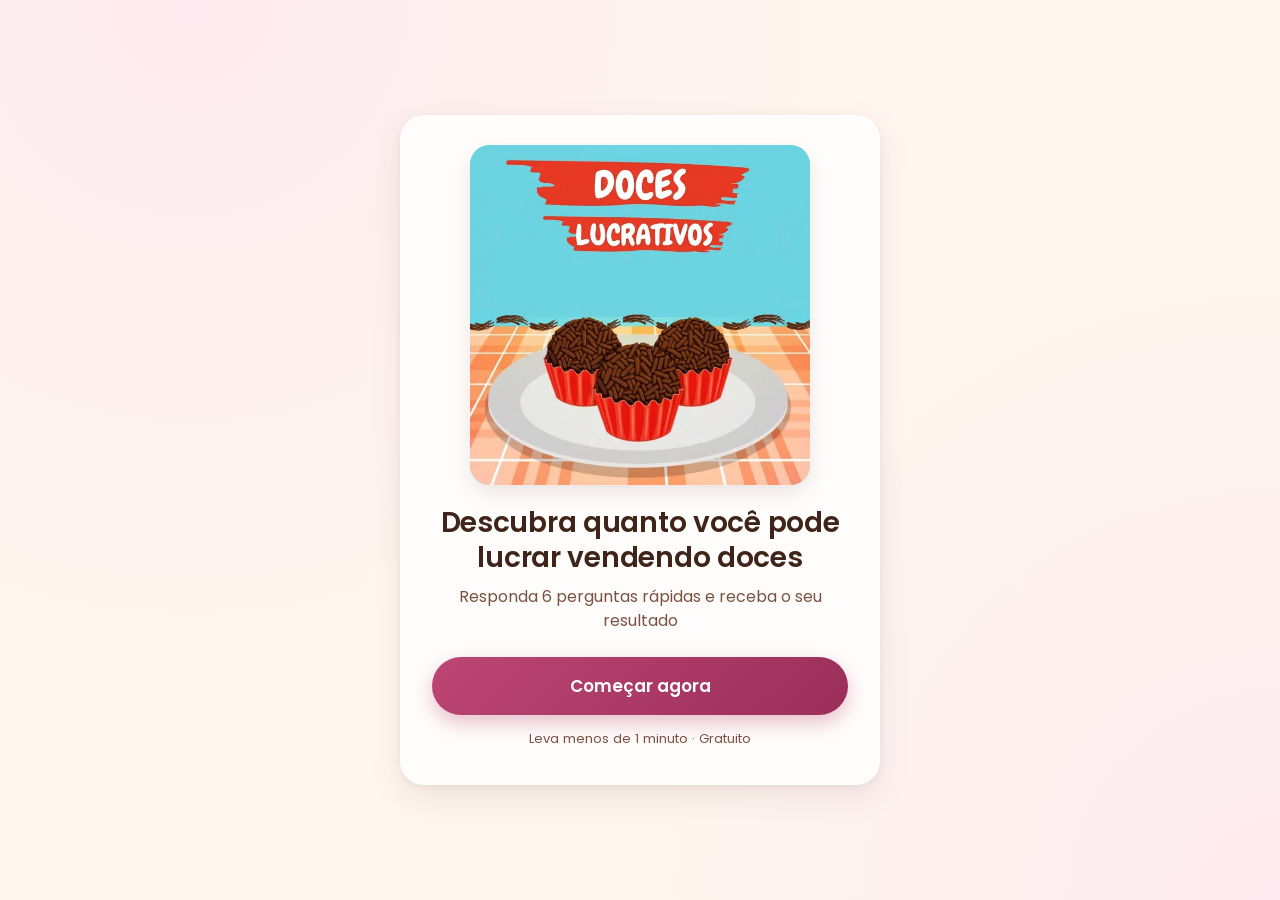
<file: index.html>
<!DOCTYPE html>
<html lang="pt-BR">
<head>
<meta charset="UTF-8">
<meta name="viewport" content="width=device-width, initial-scale=1, viewport-fit=cover">
<title>Descubra quanto você pode lucrar vendendo doces</title>
<meta name="description" content="Responda 6 perguntas rápidas e descubra o seu potencial de lucro vendendo doces.">
<meta name="theme-color" content="#fff6ef">
<meta name="format-detection" content="telephone=no">
<link rel="icon" type="image/png" sizes="32x32" href="./images/favicon-32.png">
<link rel="apple-touch-icon" href="./images/apple-touch-icon.png">

<!-- Open Graph (aparência do link quando compartilhado) -->
<!-- og:image precisa ser um endereço completo (https://...). Na Etapa 3 troca para o domínio próprio. -->
<meta property="og:type" content="website">
<meta property="og:locale" content="pt_BR">
<meta property="og:title" content="Descubra quanto você pode lucrar vendendo doces">
<meta property="og:description" content="Responda 6 perguntas rápidas e receba o seu resultado.">
<meta property="og:image" content="https://matheus-ferreira-gomes.github.io/quiz-doces-lucrativos/images/hero-doces.png">
<meta property="og:image:type" content="image/png">
<meta property="og:image:width" content="640">
<meta property="og:image:height" content="640">
<meta property="og:image:alt" content="Brigadeiros Doces Lucrativos">
<meta name="twitter:card" content="summary">

<!-- Imagem da tela inicial começa a baixar junto com o HTML -->
<link rel="preload" as="image" href="./images/hero-doces.webp" type="image/webp" fetchpriority="high">

<!-- ===== COLE AQUI A META TAG DE VERIFICAÇÃO DE DOMÍNIO DA META (opcional) ===== -->
<!-- ===== FIM DA VERIFICAÇÃO ===== -->

<!-- Fonte carregada sem travar a abertura da página -->
<link rel="preconnect" href="https://fonts.googleapis.com">
<link rel="preconnect" href="https://fonts.gstatic.com" crossorigin>
<link rel="stylesheet" href="https://fonts.googleapis.com/css2?family=Poppins:wght@400;600&display=swap" media="print" onload="this.media='all'">
<noscript><link rel="stylesheet" href="https://fonts.googleapis.com/css2?family=Poppins:wght@400;600&display=swap"></noscript>

<link rel="stylesheet" href="./style.css">
<script src="./config.js" defer></script>
<script src="./app.js" defer></script>
</head>
<body>

<div class="topbar" id="topbar" aria-hidden="true">
  <div class="topbar-fill" id="progressFill"></div>
</div>

<main class="app">

  <!-- Tela 0 — Abertura -->
  <section class="screen active" id="screen-intro">
    <div class="card">
      <picture>
        <source srcset="./images/hero-doces.webp" type="image/webp">
        <img src="./images/hero-doces.png" alt="Doces Lucrativos: prato com brigadeiros" class="hero-img" width="640" height="640" fetchpriority="high" decoding="async">
      </picture>
      <h1 tabindex="-1">Descubra quanto você pode lucrar vendendo doces</h1>
      <p class="subtitle">Responda 6 perguntas rápidas e receba o seu resultado</p>
      <p class="resume-note" id="resumeNote" hidden></p>
      <button type="button" class="btn-primary" id="btnStart">Começar agora</button>
      <button type="button" class="btn-link" id="btnRestart" hidden>Recomeçar do zero</button>
      <p class="microcopy">Leva menos de 1 minuto · Gratuito</p>
    </div>
  </section>

  <!-- Pergunta (conteúdo preenchido pelo app.js) -->
  <section class="screen" id="screen-question">
    <div class="card">
      <div class="card-header">
        <button type="button" class="btn-back" id="btnBack" aria-label="Voltar">
          <svg width="18" height="18" viewBox="0 0 24 24" aria-hidden="true"><path d="M15 5l-7 7 7 7" fill="none" stroke="currentColor" stroke-width="2.5" stroke-linecap="round" stroke-linejoin="round"/></svg>
          Voltar
        </button>
        <span class="step-label" id="stepLabel"></span>
      </div>
      <h2 id="questionTitle" tabindex="-1"></h2>
      <div class="options" id="options" role="group" aria-labelledby="questionTitle"></div>
    </div>
  </section>

  <!-- Transição entre perguntas -->
  <section class="screen" id="screen-transition">
    <div class="card">
      <div class="icon-circle" aria-hidden="true">
        <svg width="30" height="30" viewBox="0 0 24 24"><path d="M12 20.5s-7.5-4.6-7.5-10.3A4.2 4.2 0 0 1 12 7.6a4.2 4.2 0 0 1 7.5 2.6c0 5.7-7.5 10.3-7.5 10.3z" fill="currentColor"/></svg>
      </div>
      <p class="transition-text" id="transitionText" tabindex="-1"></p>
      <button type="button" class="btn-primary btn-continue" id="btnContinue">
        Continuar
        <span class="countdown" aria-hidden="true"></span>
      </button>
    </div>
  </section>

  <!-- Carregando -->
  <section class="screen" id="screen-loading">
    <div class="card card-center" role="status">
      <div class="loader" aria-hidden="true"><span></span><span></span><span></span></div>
      <p class="loading-text" tabindex="-1">Analisando as suas respostas...</p>
      <div class="loading-bar" aria-hidden="true"><div></div></div>
    </div>
  </section>

  <!-- Resultado final -->
  <section class="screen" id="screen-result">
    <div class="card">
      <div class="icon-circle" aria-hidden="true">
        <svg width="30" height="30" viewBox="0 0 24 24"><path d="M5 12.5l4.5 4.5L19 7.5" fill="none" stroke="currentColor" stroke-width="2.8" stroke-linecap="round" stroke-linejoin="round"/></svg>
      </div>
      <h2 tabindex="-1">O seu resultado está pronto!</h2>
      <p class="result-text" id="resultText">Com base nas suas respostas, você tem tudo para transformar os seus doces em uma renda de verdade. Falta só o passo a passo certo: as receitas, a planilha que calcula o seu lucro e o método para vender no boca a boca e no digital.</p>
      <dl class="profile" id="profile" hidden></dl>
      <button type="button" class="btn-primary btn-final" id="btnFinal">Continuar</button>
      <p class="debug-warning" id="redirectWarning" hidden>
        Modo debug: o link da campanha ainda não foi configurado em <b>config.js</b> (campo redirectUrl).
      </p>
      <button type="button" class="btn-link" id="btnRedo">Refazer o quiz</button>
    </div>
  </section>

</main>

<!-- Painel de debug (só aparece com ?debug=1 na URL) -->
<aside class="debug-panel" id="debugPanel" aria-label="Painel de debug" hidden></aside>

</body>
</html>
</file>
<file: style.css>
/* ============================================================
   Quiz Doces Lucrativos — estilos
   Paleta: rosa suave, creme e marrom chocolate
   ============================================================ */

/* Fonte de reserva com medidas parecidas com a Poppins: evita o texto "pular" quando a fonte carrega */
@font-face {
  font-family: "Poppins Fallback";
  src: local("Arial");
  ascent-override: 93.62%;
  descent-override: 31.21%;
  line-gap-override: 8.92%;
  size-adjust: 112.16%;
}

:root {
  --bg: #fff6ef;
  --bg-2: #fdeaf0;
  --card: #fffdfb;
  --rosa-100: #fdeef3;
  --rosa-200: #f5cbd9;
  --rosa-400: #e48aa9;
  --rosa-600: #b23d69;
  --rosa-700: #9a2f59;
  --choco-900: #3f2419;
  --choco-700: #5c3a2e;
  --choco-500: #7a5242;
  --texto: #4f3529;
  --sombra: 0 12px 32px rgba(92, 58, 46, 0.10), 0 2px 6px rgba(92, 58, 46, 0.06);
  --raio: 24px;
  --fonte: "Poppins", "Poppins Fallback", system-ui, -apple-system, "Segoe UI", Roboto, Arial, sans-serif;
}

*, *::before, *::after { box-sizing: border-box; }

[hidden] { display: none !important; }

html { -webkit-text-size-adjust: 100%; text-size-adjust: 100%; }

body {
  margin: 0;
  min-height: 100vh;
  min-height: 100dvh;
  font-family: var(--fonte);
  font-size: 16px;
  line-height: 1.5;
  color: var(--texto);
  background: var(--bg);
  background-image: radial-gradient(circle at 15% 0%, var(--bg-2) 0, transparent 45%),
                    radial-gradient(circle at 100% 100%, var(--bg-2) 0, transparent 40%);
  background-attachment: fixed;
  -webkit-tap-highlight-color: transparent;
}

button { font: inherit; touch-action: manipulation; }

.app {
  min-height: 100vh;
  min-height: 100dvh;
  display: flex;
  align-items: center;
  justify-content: center;
  padding: calc(20px + env(safe-area-inset-top)) max(16px, env(safe-area-inset-right)) calc(20px + env(safe-area-inset-bottom)) max(16px, env(safe-area-inset-left));
}

/* ---------- Barra de progresso ---------- */
.topbar {
  position: fixed;
  top: 0;
  left: 0;
  right: 0;
  height: calc(5px + env(safe-area-inset-top));
  padding-top: env(safe-area-inset-top);
  background: var(--bg);
  z-index: 10;
  opacity: 0;
  transition: opacity 200ms ease;
}
.topbar.visible { opacity: 1; }
.topbar::before {
  content: "";
  position: absolute;
  left: 0; right: 0; bottom: 0;
  height: 5px;
  background: var(--rosa-200);
  opacity: 0.5;
}
.topbar-fill {
  position: relative;
  height: 5px;
  width: 0;
  background: linear-gradient(90deg, var(--rosa-600), var(--rosa-400));
  border-radius: 0 999px 999px 0;
  transition: width 350ms ease;
}

/* ---------- Telas ---------- */
.screen { display: none; width: 100%; max-width: 480px; }
.screen.active { display: block; animation: enter 240ms ease-out both; }

@keyframes enter {
  from { opacity: 0; transform: translateY(10px); }
  to   { opacity: 1; transform: none; }
}

.card {
  background: var(--card);
  border-radius: var(--raio);
  box-shadow: var(--sombra);
  padding: 28px 22px;
  text-align: center;
}
.card-center {
  display: flex;
  flex-direction: column;
  align-items: center;
  justify-content: center;
  min-height: 260px;
}

[tabindex="-1"]:focus { outline: none; }

/* ---------- Tipografia ---------- */
h1, h2 { color: var(--choco-900); font-weight: 600; letter-spacing: -0.01em; }
h1 { font-size: 1.55rem; line-height: 1.25; margin: 0 0 10px; }
h2 { font-size: 1.3rem; line-height: 1.3; margin: 0 0 22px; }
.subtitle { margin: 0 0 24px; color: var(--choco-500); font-size: 1rem; }
.microcopy { margin: 14px 0 0; font-size: 0.82rem; color: var(--choco-500); }

/* Imagem quadrada; limitada pela altura da tela para o botão aparecer sem rolar */
.hero-img {
  display: block;
  width: min(100%, 40vh, 340px);
  width: min(100%, 40dvh, 340px);
  height: auto;
  aspect-ratio: 1 / 1;
  object-fit: cover;
  border-radius: 20px;
  margin: -6px auto 20px;
  background: #6fd0de;
  box-shadow: 0 8px 20px rgba(92, 58, 46, 0.12);
}

.resume-note {
  margin: -8px 0 18px;
  padding: 10px 14px;
  border-radius: 12px;
  background: var(--rosa-100);
  color: var(--choco-700);
  font-size: 0.92rem;
}

/* ---------- Botões ---------- */
.btn-primary {
  position: relative;
  display: flex;
  align-items: center;
  justify-content: center;
  width: 100%;
  min-height: 58px;
  padding: 14px 20px;
  border: 0;
  border-radius: 999px;
  background-color: var(--rosa-600);
  background-image: linear-gradient(135deg, #bd4573, var(--rosa-700));
  color: #fff;
  font-size: 1.06rem;
  font-weight: 600;
  line-height: 1.25;
  text-decoration: none;
  cursor: pointer;
  box-shadow: 0 8px 20px rgba(178, 61, 105, 0.32);
  transition: transform 120ms ease, box-shadow 120ms ease, filter 120ms ease;
}
.btn-primary:active { transform: scale(0.97); box-shadow: 0 4px 10px rgba(178, 61, 105, 0.3); filter: brightness(0.95); }
@media (hover: hover) { .btn-primary:hover { filter: brightness(1.06); } }

.btn-primary:focus-visible,
.btn-link:focus-visible,
.btn-back:focus-visible,
.option:focus-visible {
  outline: 3px solid var(--choco-700);
  outline-offset: 3px;
}

.btn-link {
  display: inline-block;
  min-height: 44px;
  margin-top: 10px;
  padding: 8px 12px;
  border: 0;
  background: none;
  color: var(--choco-500);
  font-size: 0.92rem;
  text-decoration: underline;
  text-underline-offset: 3px;
  cursor: pointer;
}

.card-header {
  display: flex;
  align-items: center;
  justify-content: space-between;
  margin: -10px -8px 14px;
}
.btn-back {
  display: inline-flex;
  align-items: center;
  gap: 2px;
  min-height: 44px;
  padding: 8px 10px 8px 4px;
  border: 0;
  border-radius: 12px;
  background: none;
  color: var(--choco-500);
  font-size: 0.92rem;
  cursor: pointer;
}
.btn-back:active { background: var(--rosa-100); }
.step-label {
  padding: 4px 12px;
  border-radius: 999px;
  background: var(--rosa-100);
  color: var(--rosa-700);
  font-size: 0.82rem;
  font-weight: 600;
}

/* ---------- Opções de resposta ---------- */
.options { display: flex; flex-direction: column; gap: 12px; }
.options.locked { pointer-events: none; }

.option {
  display: flex;
  align-items: center;
  justify-content: space-between;
  gap: 14px;
  width: 100%;
  min-height: 60px;
  padding: 14px 16px 14px 18px;
  border: 2px solid var(--rosa-200);
  border-radius: 16px;
  background: #fff;
  color: var(--texto);
  font-size: 1rem;
  text-align: left;
  line-height: 1.35;
  cursor: pointer;
  transition: border-color 140ms ease, background-color 140ms ease, transform 120ms ease;
}
.option::after {
  content: "";
  flex: none;
  width: 22px;
  height: 22px;
  border: 2px solid var(--rosa-400);
  border-radius: 50%;
  background: #fff;
  transition: background-color 140ms ease, border-color 140ms ease, box-shadow 140ms ease;
}
.option:active { transform: scale(0.98); }
@media (hover: hover) { .option:hover { border-color: var(--rosa-400); } }
.option[aria-pressed="true"] { border-color: var(--rosa-600); background: var(--rosa-100); }
.option[aria-pressed="true"]::after {
  border-color: var(--rosa-600);
  background: var(--rosa-600);
  box-shadow: inset 0 0 0 4px #fff;
}

/* ---------- Transição ---------- */
.icon-circle {
  display: flex;
  align-items: center;
  justify-content: center;
  width: 64px;
  height: 64px;
  margin: 4px auto 18px;
  border-radius: 50%;
  background: var(--rosa-100);
  color: var(--rosa-600);
}
.transition-text {
  margin: 0 0 26px;
  color: var(--choco-700);
  font-size: 1.1rem;
  line-height: 1.55;
}
.countdown {
  position: absolute;
  left: 30%;
  right: 30%;
  bottom: 9px;
  height: 3px;
  border-radius: 999px;
  background: rgba(255, 255, 255, 0.25);
  overflow: hidden;
}
.countdown::after {
  content: "";
  position: absolute;
  inset: 0;
  background: rgba(255, 255, 255, 0.85);
  transform: scaleX(0);
  transform-origin: left;
}
.btn-continue.counting .countdown::after { animation: countdown var(--countdown, 4s) linear forwards; }
@keyframes countdown { to { transform: scaleX(1); } }

/* ---------- Carregando ---------- */
.loader { display: flex; gap: 10px; }
.loader span {
  width: 16px;
  height: 16px;
  border-radius: 50%;
  background: var(--choco-700);
  animation: bounce 900ms ease-in-out infinite;
}
.loader span:nth-child(2) { background: var(--rosa-600); animation-delay: 150ms; }
.loader span:nth-child(3) { animation-delay: 300ms; }
@keyframes bounce {
  0%, 80%, 100% { transform: translateY(0); opacity: 0.6; }
  40% { transform: translateY(-12px); opacity: 1; }
}
.loading-text { margin: 22px 0 16px; color: var(--choco-700); font-size: 1.05rem; }
.loading-bar {
  width: 70%;
  height: 6px;
  border-radius: 999px;
  background: var(--rosa-100);
  overflow: hidden;
}
.loading-bar div {
  height: 100%;
  width: 100%;
  background: linear-gradient(90deg, var(--rosa-600), var(--rosa-400));
  transform: scaleX(0);
  transform-origin: left;
}
.screen.active .loading-bar div { animation: fill 2.4s ease-in-out forwards; }
@keyframes fill { to { transform: scaleX(1); } }

/* ---------- Resultado ---------- */
.result-text { margin: 0 0 20px; font-size: 1rem; line-height: 1.6; }

.profile {
  margin: 0 0 24px;
  padding: 14px 16px;
  border: 1px dashed var(--rosa-400);
  border-radius: 16px;
  background: var(--rosa-100);
  text-align: left;
}
.profile div + div { margin-top: 10px; }
.profile dt { font-size: 0.78rem; font-weight: 600; letter-spacing: 0.04em; text-transform: uppercase; color: var(--rosa-700); }
.profile dd { margin: 2px 0 0; color: var(--choco-900); font-weight: 600; }

.btn-final { min-height: 62px; font-size: 1.1rem; animation: pulse 2.2s ease-in-out 1s infinite; }
.btn-final.is-loading { animation: none; opacity: 0.85; cursor: progress; }
@keyframes pulse {
  0%, 100% { box-shadow: 0 8px 20px rgba(178, 61, 105, 0.32), 0 0 0 0 rgba(178, 61, 105, 0.25); }
  50%      { box-shadow: 0 8px 20px rgba(178, 61, 105, 0.32), 0 0 0 10px rgba(178, 61, 105, 0); }
}

.debug-warning {
  margin: 14px 0 0;
  padding: 10px 12px;
  border-radius: 12px;
  background: #fdecec;
  color: #8f2424;
  font-size: 0.85rem;
}

/* ---------- Movimento reduzido ---------- */
@media (prefers-reduced-motion: reduce) {
  *, *::before, *::after { animation-duration: 1ms !important; animation-iteration-count: 1 !important; transition-duration: 1ms !important; }
  .loader span { animation: none !important; opacity: 1; }
  .btn-final { animation: none; }
  .countdown { display: none; }
}

/* ---------- Telas maiores ---------- */
@media (min-width: 480px) {
  .card { padding: 36px 32px; }
  h1 { font-size: 1.75rem; }
}

/* ---------- Painel de debug ---------- */
body.has-debug .app { padding-bottom: calc(64px + env(safe-area-inset-bottom)); }
.debug-panel {
  position: fixed;
  left: 0;
  right: 0;
  bottom: 0;
  z-index: 100;
  max-height: 44vh;
  overflow-y: auto;
  padding: 10px 12px calc(12px + env(safe-area-inset-bottom));
  background: #1e130e;
  color: #f5e9df;
  font: 11px/1.45 ui-monospace, Menlo, Consolas, monospace;
}
.debug-panel.collapsed .debug-body { display: none; }
.debug-head {
  position: sticky;
  top: -10px;
  display: flex;
  flex-wrap: wrap;
  align-items: center;
  justify-content: space-between;
  gap: 6px;
  padding: 2px 0 8px;
  background: inherit;
}
.debug-head strong { color: var(--rosa-400); font-size: 12px; }
.debug-head button {
  padding: 6px 10px;
  border: 0;
  border-radius: 8px;
  background: var(--rosa-600);
  color: #fff;
  font: 600 11px/1 var(--fonte);
  cursor: pointer;
}
.debug-row { margin: 0 0 8px; }
.debug-row b { display: block; color: var(--rosa-400); }
.debug-row pre { margin: 2px 0 0; white-space: pre-wrap; word-break: break-all; font: inherit; }
.debug-row.alert pre { color: #ffb4b4; }
.debug-row.highlight { outline: 2px solid var(--rosa-400); outline-offset: 4px; border-radius: 4px; }
</file>
